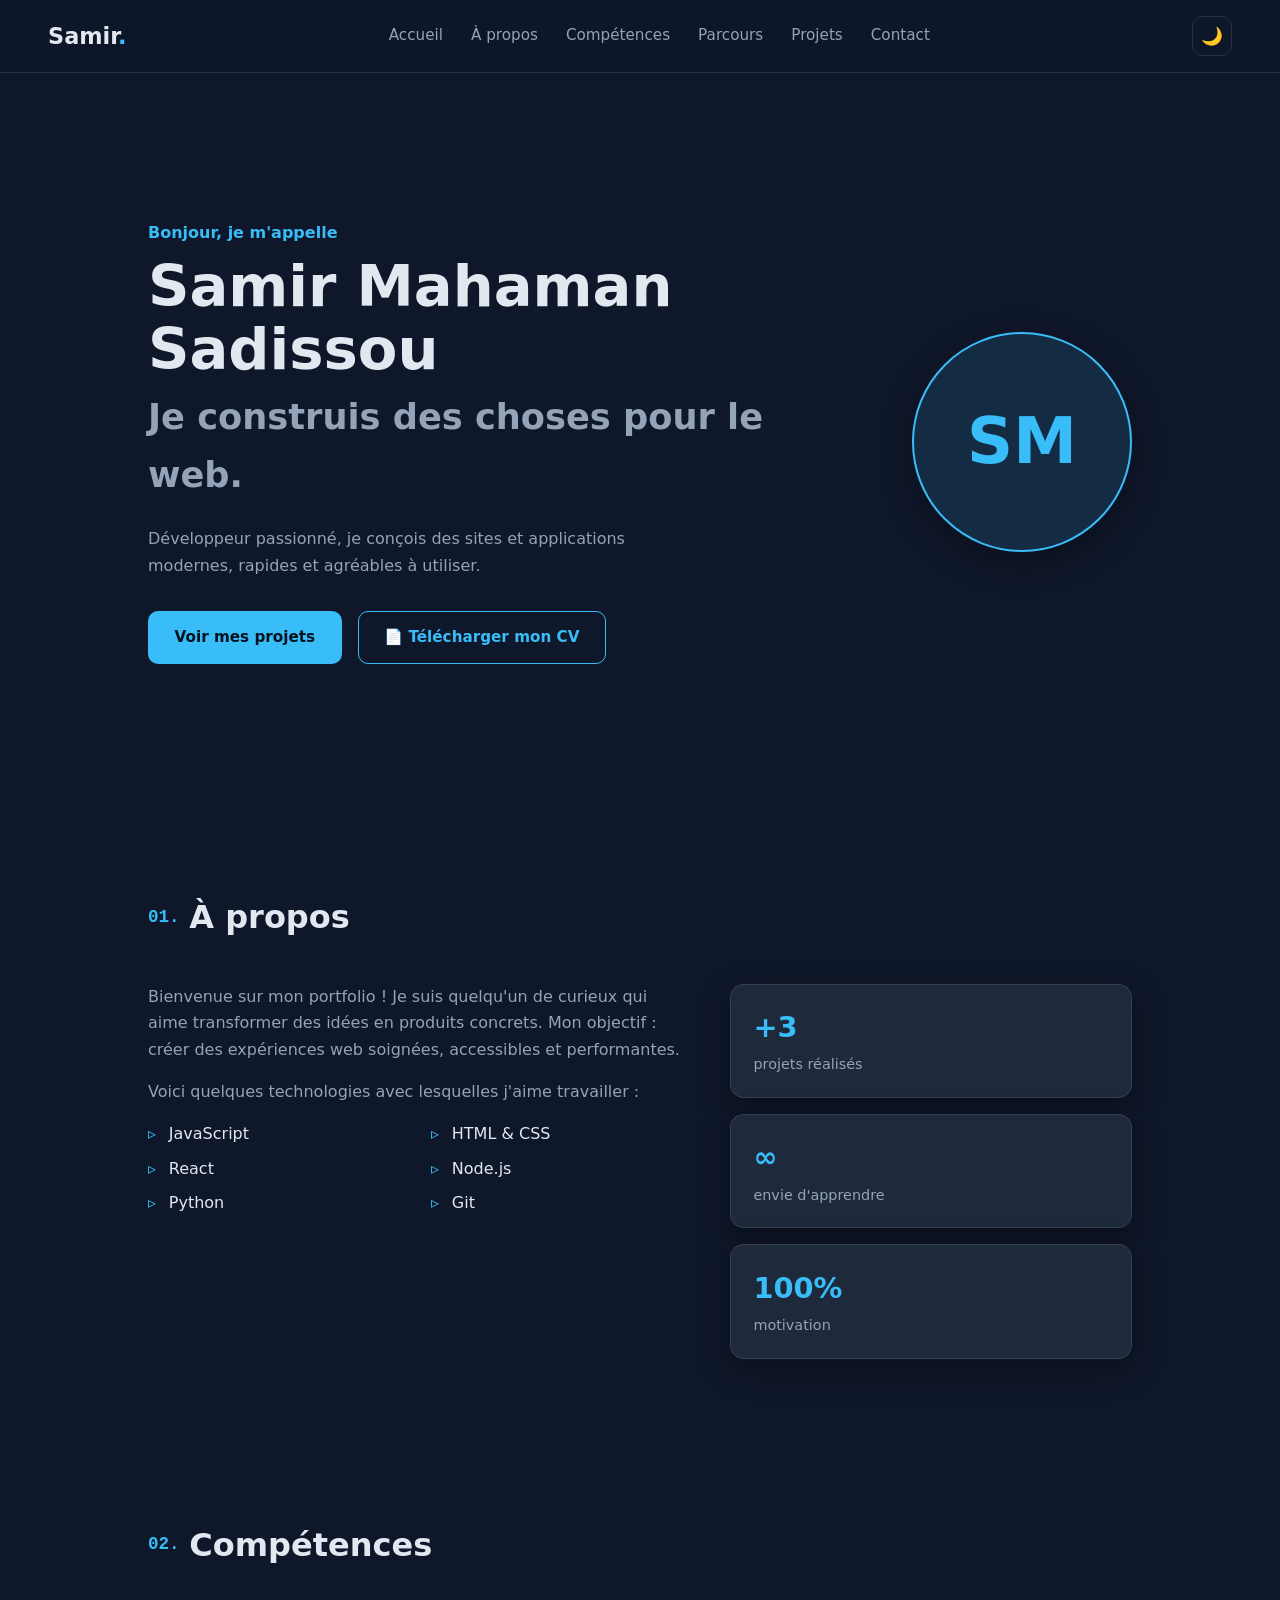
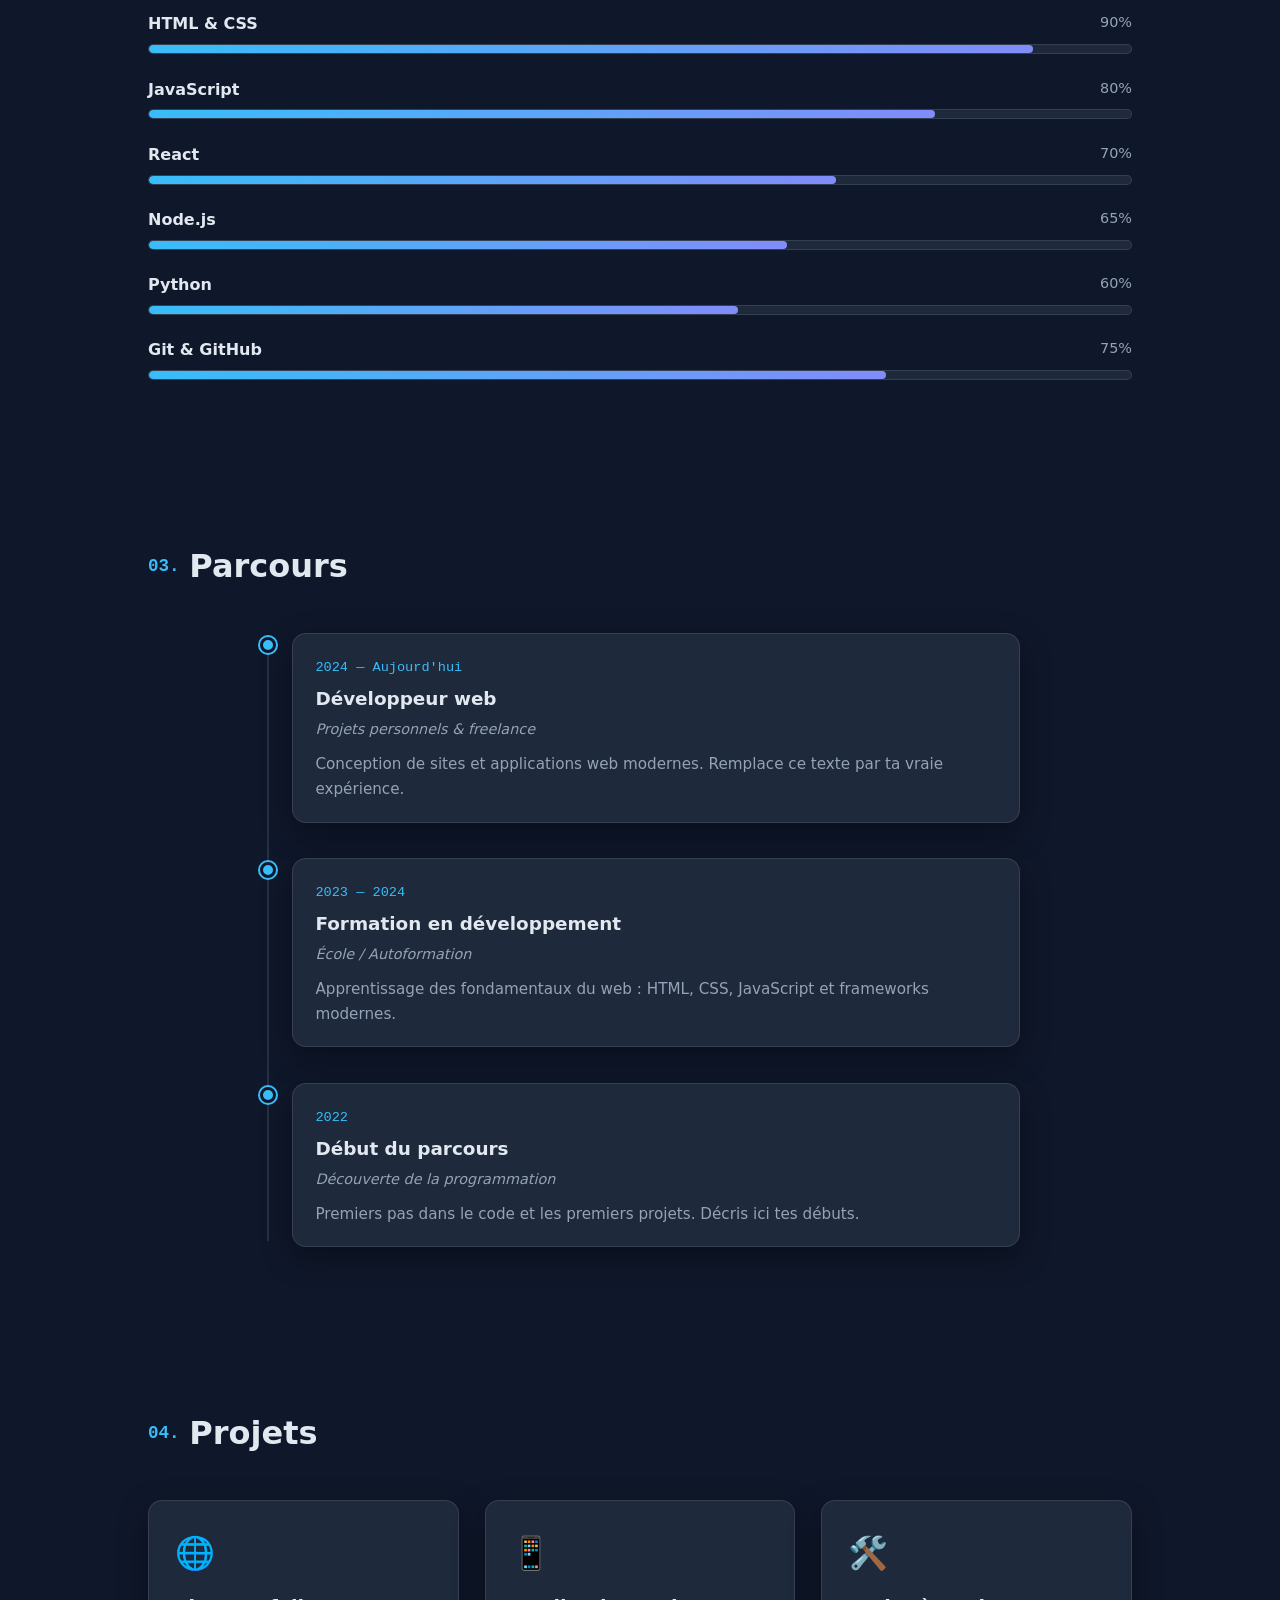
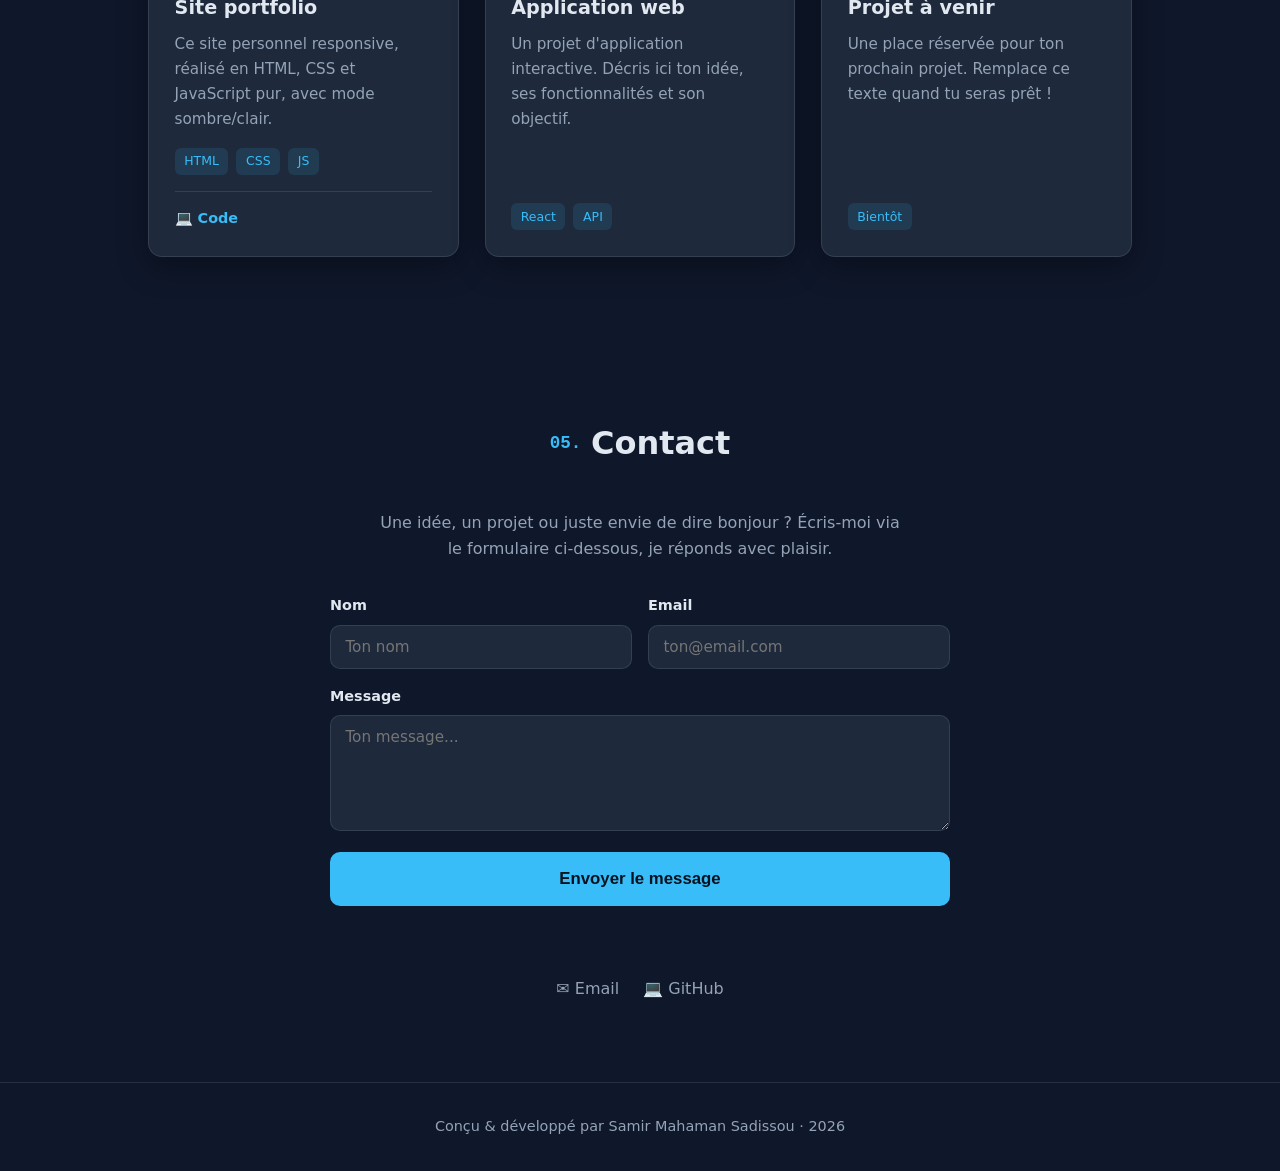
<file: index.html>
<!DOCTYPE html>
<html lang="fr">
<head>
  <meta charset="UTF-8" />
  <meta name="viewport" content="width=device-width, initial-scale=1.0" />
  <meta name="description" content="Portfolio de Samir Mahaman Sadissou — développeur & créateur." />
  <title>Samir Mahaman Sadissou — Portfolio</title>
  <link rel="preconnect" href="https://fonts.googleapis.com" />
  <link rel="stylesheet" href="styles.css" />
  <link rel="icon" href="data:image/svg+xml,<svg xmlns='http://www.w3.org/2000/svg' viewBox='0 0 100 100'><text y='.9em' font-size='90'>S</text></svg>" />
</head>
<body>
  <!-- Barre de navigation -->
  <header class="nav" id="nav">
    <a href="#accueil" class="nav__logo">Samir<span>.</span></a>
    <nav class="nav__links" id="navLinks">
      <a href="#accueil">Accueil</a>
      <a href="#apropos">À propos</a>
      <a href="#competences">Compétences</a>
      <a href="#parcours">Parcours</a>
      <a href="#projets">Projets</a>
      <a href="#contact">Contact</a>
    </nav>
    <div class="nav__actions">
      <button id="themeToggle" class="icon-btn" aria-label="Changer de thème" title="Changer de thème">🌙</button>
      <button id="menuToggle" class="icon-btn menu-btn" aria-label="Ouvrir le menu">☰</button>
    </div>
  </header>

  <main>
    <!-- Section Accueil -->
    <section id="accueil" class="hero">
      <div class="hero__content">
        <p class="hero__hello">Bonjour, je m'appelle</p>
        <h1 class="hero__name">Samir Mahaman Sadissou</h1>
        <h2 class="hero__role">Je construis des choses pour le web.</h2>
        <p class="hero__text">
          Développeur passionné, je conçois des sites et applications
          modernes, rapides et agréables à utiliser.
        </p>
        <div class="hero__cta">
          <a href="#projets" class="btn btn--primary">Voir mes projets</a>
          <a href="cv.pdf" class="btn btn--ghost" download>📄 Télécharger mon CV</a>
        </div>
      </div>
      <div class="hero__avatar" aria-hidden="true">
        <div class="avatar-ring">SM</div>
      </div>
    </section>

    <!-- Section À propos -->
    <section id="apropos" class="section">
      <h2 class="section__title"><span>01.</span> À propos</h2>
      <div class="about">
        <div class="about__text">
          <p>
            Bienvenue sur mon portfolio ! Je suis quelqu'un de curieux qui
            aime transformer des idées en produits concrets. Mon objectif :
            créer des expériences web soignées, accessibles et performantes.
          </p>
          <p>Voici quelques technologies avec lesquelles j'aime travailler :</p>
          <ul class="about__tech">
            <li>JavaScript</li>
            <li>HTML &amp; CSS</li>
            <li>React</li>
            <li>Node.js</li>
            <li>Python</li>
            <li>Git</li>
          </ul>
        </div>
        <div class="about__card">
          <div class="stat"><strong>+3</strong><span>projets réalisés</span></div>
          <div class="stat"><strong>∞</strong><span>envie d'apprendre</span></div>
          <div class="stat"><strong>100%</strong><span>motivation</span></div>
        </div>
      </div>
    </section>

    <!-- Section Compétences -->
    <section id="competences" class="section">
      <h2 class="section__title"><span>02.</span> Compétences</h2>
      <div class="skills" id="skills">
        <!-- Généré par script.js -->
      </div>
    </section>

    <!-- Section Parcours -->
    <section id="parcours" class="section">
      <h2 class="section__title"><span>03.</span> Parcours</h2>
      <div class="timeline" id="timeline">
        <!-- Généré par script.js -->
      </div>
    </section>

    <!-- Section Projets -->
    <section id="projets" class="section">
      <h2 class="section__title"><span>04.</span> Projets</h2>
      <div class="projects" id="projects">
        <!-- Généré par script.js -->
      </div>
    </section>

    <!-- Section Contact -->
    <section id="contact" class="section section--contact">
      <h2 class="section__title section__title--center"><span>05.</span> Contact</h2>
      <p class="contact__lead">
        Une idée, un projet ou juste envie de dire bonjour ?
        Écris-moi via le formulaire ci-dessous, je réponds avec plaisir.
      </p>

      <!-- Formulaire de contact (via Formspree — voir README pour l'activer) -->
      <form
        class="contact-form"
        id="contactForm"
        action="https://formspree.io/f/VOTRE_ID_FORMSPREE"
        method="POST"
      >
        <div class="form-row">
          <div class="field">
            <label for="name">Nom</label>
            <input type="text" id="name" name="name" placeholder="Ton nom" required />
          </div>
          <div class="field">
            <label for="email">Email</label>
            <input type="email" id="email" name="email" placeholder="ton@email.com" required />
          </div>
        </div>
        <div class="field">
          <label for="message">Message</label>
          <textarea id="message" name="message" rows="5" placeholder="Ton message..." required></textarea>
        </div>
        <button type="submit" class="btn btn--primary btn--big">Envoyer le message</button>
        <p class="form-status" id="formStatus" role="status"></p>
      </form>

      <div class="contact__socials">
        <a href="mailto:samirmahamansadissou@gmail.com" title="Email">✉️ Email</a>
        <a href="https://github.com/samirmahamansadissou-lang" target="_blank" rel="noopener" title="GitHub">💻 GitHub</a>
      </div>
    </section>
  </main>

  <footer class="footer">
    <p>Conçu &amp; développé par Samir Mahaman Sadissou · <span id="year"></span></p>
  </footer>

  <script src="script.js"></script>
</body>
</html>
</file>
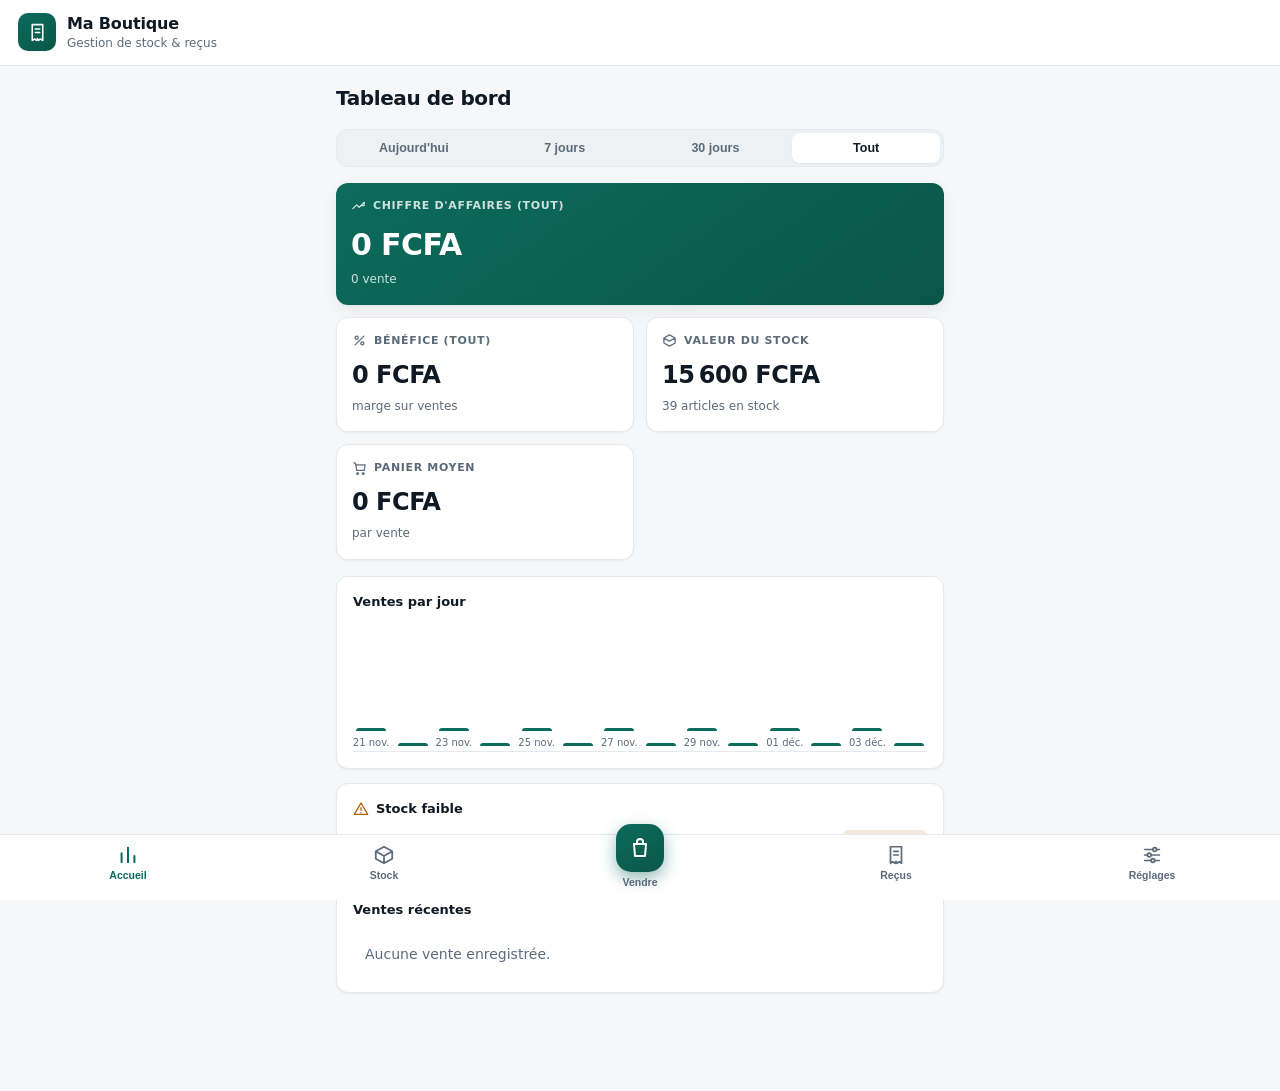
<file: app/index.html>
<!DOCTYPE html>
<html lang="fr">
<head>
  <meta charset="UTF-8" />
  <meta name="viewport" content="width=device-width, initial-scale=1.0, maximum-scale=1.0, user-scalable=no, viewport-fit=cover" />
  <meta name="description" content="Gérez votre stock, encaissez vos ventes et générez des reçus." />
  <meta name="theme-color" content="#0c6b5b" />
  <title>StockCaisse — Gestion & Reçus</title>
  <link rel="stylesheet" href="styles.css" />
  <link rel="manifest" href="manifest.webmanifest" />
  <link rel="icon" href="icon.svg" type="image/svg+xml" />
  <link rel="apple-touch-icon" href="icon.svg" />
</head>
<body>
  <header class="topbar">
    <div class="topbar__brand">
      <span class="topbar__logo">
        <svg viewBox="0 0 24 24" fill="none" stroke="currentColor" stroke-width="1.8" stroke-linecap="round" stroke-linejoin="round"><path d="M6 3h12v18l-2.5-1.6L13 21l-1-2-1 2-2.5-1.6L6 21V3z"/><path d="M9.5 8h5M9.5 12h5"/></svg>
      </span>
      <div>
        <strong id="topName">StockCaisse</strong>
        <small id="topSub">Gestion de stock &amp; reçus</small>
      </div>
    </div>
  </header>

  <main id="main">
    <!-- ===== ACCUEIL ===== -->
    <section class="view" id="view-accueil">
      <h1 class="view__title">Tableau de bord</h1>

      <div class="segmented" id="periodSelect" role="tablist">
        <button class="seg" data-period="today">Aujourd'hui</button>
        <button class="seg" data-period="week">7 jours</button>
        <button class="seg" data-period="month">30 jours</button>
        <button class="seg is-active" data-period="all">Tout</button>
      </div>

      <div class="cards">
        <div class="card card--accent">
          <div class="card__head">
            <svg viewBox="0 0 24 24" fill="none" stroke="currentColor" stroke-width="2" stroke-linecap="round" stroke-linejoin="round"><path d="M3 17l6-6 4 4 8-8"/><path d="M21 7v5h-5"/></svg>
            <span class="label">Chiffre d'affaires <span id="periodLabelA">(tout)</span></span>
          </div>
          <strong class="card__value num" id="statRevenue">—</strong>
          <small class="card__hint" id="statSales">0 vente</small>
        </div>
        <div class="card">
          <div class="card__head">
            <svg viewBox="0 0 24 24" fill="none" stroke="currentColor" stroke-width="2" stroke-linecap="round" stroke-linejoin="round"><path d="M19 5L5 19"/><circle cx="7.5" cy="7.5" r="2.5"/><circle cx="16.5" cy="16.5" r="2.5"/></svg>
            <span class="label">Bénéfice <span id="periodLabelB">(tout)</span></span>
          </div>
          <strong class="card__value num" id="statProfit">—</strong>
          <small class="card__hint">marge sur ventes</small>
        </div>
        <div class="card">
          <div class="card__head">
            <svg viewBox="0 0 24 24" fill="none" stroke="currentColor" stroke-width="2" stroke-linecap="round" stroke-linejoin="round"><path d="M21 8l-9-5-9 5 9 5 9-5zM3 8v8l9 5 9-5V8"/></svg>
            <span class="label">Valeur du stock</span>
          </div>
          <strong class="card__value num" id="statStockValue">—</strong>
          <small class="card__hint" id="statStockCount">0 article</small>
        </div>
        <div class="card">
          <div class="card__head">
            <svg viewBox="0 0 24 24" fill="none" stroke="currentColor" stroke-width="2" stroke-linecap="round" stroke-linejoin="round"><path d="M6 6h15l-1.5 9h-12z"/><circle cx="9" cy="20" r="1.4"/><circle cx="18" cy="20" r="1.4"/><path d="M6 6L5 3H3"/></svg>
            <span class="label">Panier moyen</span>
          </div>
          <strong class="card__value num" id="statAvg">—</strong>
          <small class="card__hint">par vente</small>
        </div>
      </div>

      <div class="panel" id="chartPanel">
        <h2 class="panel__title">Ventes par jour</h2>
        <div class="chart" id="salesChart"></div>
      </div>

      <div class="panel" id="payPanel" hidden>
        <h2 class="panel__title">Encaissements par moyen</h2>
        <ul class="minilist" id="payBreakdown"></ul>
      </div>

      <div class="panel" id="lowStockPanel" hidden>
        <h2 class="panel__title is-warn">
          <svg viewBox="0 0 24 24" fill="none" stroke="currentColor" stroke-width="2" stroke-linecap="round" stroke-linejoin="round"><path d="M12 3L2 20h20L12 3z"/><path d="M12 10v4M12 17.5v.1"/></svg>
          Stock faible
        </h2>
        <ul class="minilist" id="lowStockList"></ul>
      </div>

      <div class="panel">
        <h2 class="panel__title">Ventes récentes</h2>
        <ul class="minilist" id="recentSales"></ul>
      </div>
    </section>

    <!-- ===== STOCK ===== -->
    <section class="view" id="view-stock" hidden>
      <h1 class="view__title">Stock</h1>
      <div class="searchbar">
        <input type="search" id="stockSearch" placeholder="Rechercher un produit…" />
        <button class="btn btn--primary" id="addProductBtn">
          <svg viewBox="0 0 24 24" fill="none" stroke="currentColor" stroke-width="2.2" stroke-linecap="round" stroke-linejoin="round"><path d="M12 5v14M5 12h14"/></svg>
          Produit
        </button>
      </div>
      <div class="chips" id="stockChips"></div>
      <ul class="products" id="productList"></ul>
      <p class="empty" id="stockEmpty" hidden>Aucun produit pour l'instant.<br>Touchez « Produit » pour en ajouter un.</p>
    </section>

    <!-- ===== VENDRE ===== -->
    <section class="view" id="view-vendre" hidden>
      <h1 class="view__title">Nouvelle vente</h1>
      <div class="searchbar">
        <input type="search" id="saleSearch" placeholder="Ajouter un produit au panier…" />
        <button class="btn btn--ghost btn--icon" id="scanSaleBtn" title="Scanner un code-barres" aria-label="Scanner un code-barres">
          <svg viewBox="0 0 24 24" fill="none" stroke="currentColor" stroke-width="2" stroke-linecap="round" stroke-linejoin="round"><path d="M3 5v14M7 5v14M11 5v14M14 5v14M18 5v14M21 5v14"/></svg>
        </button>
      </div>
      <ul class="pickgrid" id="pickList"></ul>

      <div class="cart" id="cartBox">
        <h2 class="panel__title">Panier</h2>
        <ul class="cart__items" id="cartItems"></ul>
        <p class="empty" id="cartEmpty">Le panier est vide.</p>
        <div class="cart__total">
          <span>Total</span>
          <strong class="num" id="cartTotal">—</strong>
        </div>

        <div class="pay">
          <span class="label">Moyen de paiement</span>
          <div class="pay__grid" id="payGrid"></div>
        </div>

        <input type="text" id="clientName" class="input" placeholder="Nom du client (facultatif)" />
        <button class="btn btn--primary btn--big" id="checkoutBtn" disabled>Encaisser &amp; générer le reçu</button>
      </div>
    </section>

    <!-- ===== REÇUS ===== -->
    <section class="view" id="view-recus" hidden>
      <h1 class="view__title">Reçus</h1>
      <ul class="receipts" id="receiptList"></ul>
      <p class="empty" id="receiptsEmpty" hidden>Aucun reçu pour l'instant.</p>
    </section>

    <!-- ===== RÉGLAGES ===== -->
    <section class="view" id="view-reglages" hidden>
      <h1 class="view__title">Réglages</h1>
      <div class="form">
        <label class="field">
          <span>Nom de l'entreprise</span>
          <input type="text" id="setBusiness" class="input" placeholder="Ma Boutique" />
        </label>
        <label class="field">
          <span>Téléphone</span>
          <input type="tel" id="setPhone" class="input" placeholder="+227 …" />
        </label>
        <label class="field">
          <span>Adresse</span>
          <input type="text" id="setAddress" class="input" placeholder="Ville, quartier…" />
        </label>
        <label class="field">
          <span>Devise</span>
          <select id="setCurrency" class="input">
            <option value="FCFA">FCFA (XOF)</option>
            <option value="€">Euro (€)</option>
            <option value="$">Dollar ($)</option>
            <option value="MAD">Dirham (MAD)</option>
            <option value="DZD">Dinar (DZD)</option>
          </select>
        </label>
        <button class="btn btn--primary" id="saveSettings">Enregistrer</button>
      </div>

      <div class="panel">
        <h2 class="panel__title">Données</h2>
        <div class="btn-row">
          <button class="btn btn--ghost" id="exportData">
            <svg viewBox="0 0 24 24" fill="none" stroke="currentColor" stroke-width="2" stroke-linecap="round" stroke-linejoin="round"><path d="M12 3v12M7 10l5 5 5-5M4 21h16"/></svg>
            Exporter
          </button>
          <button class="btn btn--ghost" id="importData">
            <svg viewBox="0 0 24 24" fill="none" stroke="currentColor" stroke-width="2" stroke-linecap="round" stroke-linejoin="round"><path d="M12 15V3M7 8l5-5 5 5M4 21h16"/></svg>
            Importer
          </button>
        </div>
        <button class="btn btn--ghost" id="exportSales" style="width:100%;margin-top:10px">
          <svg viewBox="0 0 24 24" fill="none" stroke="currentColor" stroke-width="2" stroke-linecap="round" stroke-linejoin="round"><path d="M4 3h11l5 5v13H4V3z"/><path d="M14 3v5h5M8 13h8M8 17h8"/></svg>
          Exporter les ventes (CSV)
        </button>
        <button class="btn btn--danger" id="resetData">
          <svg viewBox="0 0 24 24" fill="none" stroke="currentColor" stroke-width="2" stroke-linecap="round" stroke-linejoin="round"><path d="M4 7h16M9 7V4h6v3M6 7l1 13h10l1-13"/></svg>
          Tout effacer
        </button>
        <input type="file" id="importFile" accept="application/json" hidden />
      </div>

      <p class="foot">StockCaisse fonctionne hors-ligne.<br>Vos données restent sur votre appareil.</p>
    </section>
  </main>

  <!-- Barre de navigation basse -->
  <nav class="tabbar" id="tabbar">
    <button class="tab is-active" data-view="accueil">
      <svg viewBox="0 0 24 24" fill="none" stroke="currentColor" stroke-linecap="round" stroke-linejoin="round"><path d="M5 20V10M12 20V4M19 20v-7"/></svg>
      <span>Accueil</span>
    </button>
    <button class="tab" data-view="stock">
      <svg viewBox="0 0 24 24" fill="none" stroke="currentColor" stroke-linecap="round" stroke-linejoin="round"><path d="M21 8l-9-5-9 5 9 5 9-5zM3 8v8l9 5 9-5V8M12 13v8"/></svg>
      <span>Stock</span>
    </button>
    <button class="tab tab--main" data-view="vendre">
      <span class="tab__ic">
        <svg viewBox="0 0 24 24" fill="none" stroke="currentColor" stroke-linecap="round" stroke-linejoin="round"><path d="M6 8h12l-1 12H7L6 8zM9 8V6a3 3 0 0 1 6 0v2"/></svg>
      </span>
      <span>Vendre</span>
    </button>
    <button class="tab" data-view="recus">
      <svg viewBox="0 0 24 24" fill="none" stroke="currentColor" stroke-linecap="round" stroke-linejoin="round"><path d="M6 3h12v18l-2.5-1.6L13 21l-1-2-1 2-2.5-1.6L6 21V3z"/><path d="M9.5 8h5M9.5 12h5"/></svg>
      <span>Reçus</span>
    </button>
    <button class="tab" data-view="reglages">
      <svg viewBox="0 0 24 24" fill="none" stroke="currentColor" stroke-linecap="round" stroke-linejoin="round"><path d="M4 6h9M17 6h3M4 12h3M11 12h9M4 18h7M15 18h5"/><circle cx="15" cy="6" r="2"/><circle cx="9" cy="12" r="2"/><circle cx="13" cy="18" r="2"/></svg>
      <span>Réglages</span>
    </button>
  </nav>

  <!-- Fenêtre modale produit -->
  <div class="modal" id="productModal" hidden>
    <div class="modal__box">
      <h2 class="modal__title" id="productModalTitle">Nouveau produit</h2>
      <form id="productForm" class="form">
        <input type="hidden" id="prodId" />
        <label class="field">
          <span>Nom du produit *</span>
          <input type="text" id="prodName" class="input" required placeholder="Ex. Savon" />
        </label>
        <label class="field">
          <span>Catégorie</span>
          <input type="text" id="prodCategory" class="input" list="categoryList" placeholder="Ex. Hygiène, Boissons…" />
          <datalist id="categoryList"></datalist>
        </label>
        <label class="field">
          <span>Code-barres</span>
          <div class="searchbar" style="margin:0">
            <input type="text" id="prodBarcode" class="input" placeholder="Scanner ou saisir…" inputmode="numeric" />
            <button type="button" class="btn btn--ghost btn--icon" id="scanProductBtn" title="Scanner" aria-label="Scanner un code-barres">
              <svg viewBox="0 0 24 24" fill="none" stroke="currentColor" stroke-width="2" stroke-linecap="round" stroke-linejoin="round"><path d="M3 5v14M7 5v14M11 5v14M14 5v14M18 5v14M21 5v14"/></svg>
            </button>
          </div>
        </label>
        <div class="grid2">
          <label class="field">
            <span>Prix de vente *</span>
            <input type="number" id="prodPrice" class="input" min="0" step="any" required placeholder="0" inputmode="decimal" />
          </label>
          <label class="field">
            <span>Prix d'achat</span>
            <input type="number" id="prodCost" class="input" min="0" step="any" placeholder="0" inputmode="decimal" />
          </label>
        </div>
        <div class="grid2">
          <label class="field">
            <span>Quantité en stock *</span>
            <input type="number" id="prodQty" class="input" min="0" step="1" required placeholder="0" inputmode="numeric" />
          </label>
          <label class="field">
            <span>Alerte si ≤</span>
            <input type="number" id="prodThreshold" class="input" min="0" step="1" placeholder="5" inputmode="numeric" />
          </label>
        </div>
        <div class="btn-row">
          <button type="button" class="btn btn--ghost" id="cancelProduct">Annuler</button>
          <button type="submit" class="btn btn--primary">Enregistrer</button>
        </div>
        <button type="button" class="btn btn--danger" id="deleteProduct" hidden>Supprimer ce produit</button>
      </form>
    </div>
  </div>

  <!-- Fenêtre modale reçu -->
  <div class="modal" id="receiptModal" hidden>
    <div class="modal__box modal__box--receipt">
      <div class="receipt" id="receiptPaper"></div>
      <div class="btn-row no-print">
        <button class="btn btn--ghost" id="closeReceipt">Fermer</button>
        <button class="btn btn--ghost" id="imageReceipt">
          <svg viewBox="0 0 24 24" fill="none" stroke="currentColor" stroke-width="2" stroke-linecap="round" stroke-linejoin="round"><rect x="3" y="4" width="18" height="16" rx="2"/><circle cx="8.5" cy="9.5" r="1.5"/><path d="M21 16l-5-5-9 9"/></svg>
          Image
        </button>
        <button class="btn btn--ghost" id="shareReceipt">
          <svg viewBox="0 0 24 24" fill="none" stroke="currentColor" stroke-width="2" stroke-linecap="round" stroke-linejoin="round"><circle cx="18" cy="5" r="2.5"/><circle cx="6" cy="12" r="2.5"/><circle cx="18" cy="19" r="2.5"/><path d="M8.2 10.8l7.6-4.6M8.2 13.2l7.6 4.6"/></svg>
          Partager
        </button>
        <button class="btn btn--primary" id="printReceipt">
          <svg viewBox="0 0 24 24" fill="none" stroke="currentColor" stroke-width="2" stroke-linecap="round" stroke-linejoin="round"><path d="M6 9V3h12v6M6 18H4v-6h16v6h-2M8 14h8v7H8z"/></svg>
          Imprimer
        </button>
      </div>
    </div>
  </div>

  <!-- Fenêtre du scanner de code-barres -->
  <div class="modal" id="scannerModal" hidden>
    <div class="modal__box modal__box--scan">
      <h2 class="modal__title">Scanner un code-barres</h2>
      <div class="scanview">
        <video id="scanVideo" playsinline muted></video>
        <div class="scanview__frame"></div>
      </div>
      <p class="scanview__hint">Placez le code-barres dans le cadre.</p>
      <button class="btn btn--ghost" id="closeScanner" style="width:100%">Annuler</button>
    </div>
  </div>

  <!-- Notifications -->
  <div class="toast" id="toast" hidden></div>

  <script src="app.js"></script>
</body>
</html>
</file>
<file: styles.css>
/* ============================================================
   Portfolio — Samir Mahaman Sadissou
   Feuille de style principale
   ============================================================ */

:root {
  --bg: #0f172a;
  --bg-soft: #1e293b;
  --card: #1e293b;
  --text: #e2e8f0;
  --text-muted: #94a3b8;
  --accent: #38bdf8;
  --accent-soft: rgba(56, 189, 248, 0.12);
  --border: rgba(148, 163, 184, 0.18);
  --shadow: 0 10px 30px rgba(0, 0, 0, 0.35);
  --radius: 14px;
  --max: 1080px;
  --font: "Segoe UI", system-ui, -apple-system, Roboto, Helvetica, Arial, sans-serif;
}

/* Thème clair */
:root[data-theme="light"] {
  --bg: #f8fafc;
  --bg-soft: #ffffff;
  --card: #ffffff;
  --text: #0f172a;
  --text-muted: #475569;
  --accent: #0284c7;
  --accent-soft: rgba(2, 132, 199, 0.1);
  --border: rgba(15, 23, 42, 0.1);
  --shadow: 0 10px 30px rgba(15, 23, 42, 0.08);
}

* { margin: 0; padding: 0; box-sizing: border-box; }

html { scroll-behavior: smooth; }

body {
  font-family: var(--font);
  background: var(--bg);
  color: var(--text);
  line-height: 1.65;
  transition: background 0.3s ease, color 0.3s ease;
}

a { color: inherit; text-decoration: none; }

/* ---------- Navigation ---------- */
.nav {
  position: sticky;
  top: 0;
  z-index: 50;
  display: flex;
  align-items: center;
  justify-content: space-between;
  padding: 1rem clamp(1rem, 5vw, 3rem);
  background: color-mix(in srgb, var(--bg) 85%, transparent);
  backdrop-filter: blur(10px);
  border-bottom: 1px solid var(--border);
}

.nav__logo { font-size: 1.4rem; font-weight: 700; }
.nav__logo span { color: var(--accent); }

.nav__links { display: flex; gap: 1.75rem; }
.nav__links a {
  color: var(--text-muted);
  font-size: 0.95rem;
  position: relative;
  transition: color 0.2s ease;
}
.nav__links a:hover { color: var(--accent); }
.nav__links a::after {
  content: "";
  position: absolute;
  left: 0; bottom: -6px;
  width: 0; height: 2px;
  background: var(--accent);
  transition: width 0.25s ease;
}
.nav__links a:hover::after { width: 100%; }

.nav__actions { display: flex; align-items: center; gap: 0.5rem; }
.icon-btn {
  background: transparent;
  border: 1px solid var(--border);
  color: var(--text);
  width: 40px; height: 40px;
  border-radius: 10px;
  cursor: pointer;
  font-size: 1.1rem;
  display: grid;
  place-items: center;
  transition: background 0.2s ease, transform 0.2s ease;
}
.icon-btn:hover { background: var(--accent-soft); transform: translateY(-1px); }
.menu-btn { display: none; }

/* ---------- Boutons ---------- */
.btn {
  display: inline-block;
  padding: 0.8rem 1.6rem;
  border-radius: 10px;
  font-weight: 600;
  font-size: 0.95rem;
  cursor: pointer;
  transition: transform 0.2s ease, box-shadow 0.2s ease, background 0.2s ease;
  border: 1px solid transparent;
}
.btn--primary { background: var(--accent); color: #06121f; }
.btn--primary:hover { transform: translateY(-2px); box-shadow: 0 8px 20px var(--accent-soft); }
.btn--ghost { border-color: var(--accent); color: var(--accent); }
.btn--ghost:hover { background: var(--accent-soft); transform: translateY(-2px); }
.btn--big { padding: 1rem 2.4rem; font-size: 1.05rem; }

/* ---------- Hero ---------- */
.hero {
  max-width: var(--max);
  margin: 0 auto;
  min-height: 82vh;
  display: flex;
  align-items: center;
  justify-content: space-between;
  gap: 3rem;
  padding: 4rem clamp(1rem, 5vw, 3rem);
  flex-wrap: wrap;
}
.hero__content { flex: 1 1 420px; }
.hero__hello { color: var(--accent); font-weight: 600; margin-bottom: 0.5rem; }
.hero__name {
  font-size: clamp(2.2rem, 6vw, 3.6rem);
  line-height: 1.1;
  margin-bottom: 0.4rem;
}
.hero__role {
  font-size: clamp(1.4rem, 4vw, 2.2rem);
  color: var(--text-muted);
  margin-bottom: 1.4rem;
}
.hero__text { color: var(--text-muted); max-width: 520px; margin-bottom: 2rem; }
.hero__cta { display: flex; gap: 1rem; flex-wrap: wrap; }

.hero__avatar { flex: 0 0 auto; }
.avatar-ring {
  width: 220px; height: 220px;
  border-radius: 50%;
  display: grid;
  place-items: center;
  font-size: 4rem;
  font-weight: 700;
  color: var(--accent);
  background: var(--accent-soft);
  border: 2px solid var(--accent);
  box-shadow: var(--shadow);
  animation: float 4s ease-in-out infinite;
}
@keyframes float {
  0%, 100% { transform: translateY(0); }
  50% { transform: translateY(-14px); }
}

/* ---------- Sections ---------- */
.section {
  max-width: var(--max);
  margin: 0 auto;
  padding: 5rem clamp(1rem, 5vw, 3rem);
}
.section__title {
  font-size: clamp(1.5rem, 4vw, 2rem);
  margin-bottom: 2.5rem;
  display: flex;
  align-items: center;
  gap: 0.6rem;
}
.section__title span { color: var(--accent); font-size: 1.1rem; font-family: monospace; }
.section__title--center { justify-content: center; text-align: center; }

/* ---------- À propos ---------- */
.about { display: flex; gap: 2.5rem; flex-wrap: wrap; }
.about__text { flex: 1 1 380px; color: var(--text-muted); }
.about__text p { margin-bottom: 1rem; }
.about__tech {
  list-style: none;
  display: grid;
  grid-template-columns: repeat(2, minmax(0, 1fr));
  gap: 0.5rem 1.5rem;
  margin-top: 0.5rem;
}
.about__tech li { position: relative; padding-left: 1.3rem; color: var(--text); }
.about__tech li::before { content: "▹"; position: absolute; left: 0; color: var(--accent); }

.about__card {
  flex: 1 1 240px;
  display: flex;
  flex-direction: column;
  gap: 1rem;
  justify-content: center;
}
.stat {
  background: var(--card);
  border: 1px solid var(--border);
  border-radius: var(--radius);
  padding: 1.2rem 1.4rem;
  box-shadow: var(--shadow);
}
.stat strong { display: block; font-size: 1.8rem; color: var(--accent); }
.stat span { color: var(--text-muted); font-size: 0.9rem; }

/* ---------- Compétences ---------- */
.skills { display: grid; gap: 1.4rem; }
.skill__head { display: flex; justify-content: space-between; margin-bottom: 0.4rem; }
.skill__name { font-weight: 600; }
.skill__pct { color: var(--text-muted); font-size: 0.9rem; }
.skill__bar {
  height: 10px;
  background: var(--bg-soft);
  border-radius: 999px;
  overflow: hidden;
  border: 1px solid var(--border);
}
.skill__fill {
  height: 100%;
  width: 0;
  background: linear-gradient(90deg, var(--accent), #818cf8);
  border-radius: 999px;
  transition: width 1.1s ease;
}

/* ---------- Projets ---------- */
.projects {
  display: grid;
  grid-template-columns: repeat(auto-fill, minmax(280px, 1fr));
  gap: 1.6rem;
}
.project {
  background: var(--card);
  border: 1px solid var(--border);
  border-radius: var(--radius);
  padding: 1.6rem;
  box-shadow: var(--shadow);
  transition: transform 0.25s ease, border-color 0.25s ease;
  display: flex;
  flex-direction: column;
}
.project:hover { transform: translateY(-6px); border-color: var(--accent); }
.project__icon { font-size: 2rem; margin-bottom: 0.8rem; }
.project__title { font-size: 1.2rem; margin-bottom: 0.5rem; }
.project__desc { color: var(--text-muted); font-size: 0.95rem; flex: 1; margin-bottom: 1rem; }
.project__tags { display: flex; flex-wrap: wrap; gap: 0.5rem; }
.project__tags span {
  font-size: 0.78rem;
  color: var(--accent);
  background: var(--accent-soft);
  padding: 0.2rem 0.6rem;
  border-radius: 6px;
}

/* ---------- Parcours (timeline) ---------- */
.timeline {
  position: relative;
  max-width: 760px;
  margin: 0 auto;
  padding-left: 2rem;
}
.timeline::before {
  content: "";
  position: absolute;
  left: 7px; top: 6px; bottom: 6px;
  width: 2px;
  background: var(--border);
}
.tl-item { position: relative; padding-bottom: 2.2rem; }
.tl-item:last-child { padding-bottom: 0; }
.tl-dot {
  position: absolute;
  left: -2rem;
  top: 4px;
  width: 16px; height: 16px;
  border-radius: 50%;
  background: var(--accent);
  border: 3px solid var(--bg);
  box-shadow: 0 0 0 2px var(--accent);
}
.tl-content {
  background: var(--card);
  border: 1px solid var(--border);
  border-radius: var(--radius);
  padding: 1.2rem 1.4rem;
  box-shadow: var(--shadow);
}
.tl-date {
  font-family: monospace;
  font-size: 0.85rem;
  color: var(--accent);
}
.tl-title { font-size: 1.15rem; margin: 0.3rem 0 0.1rem; }
.tl-place { color: var(--text-muted); font-size: 0.9rem; font-style: italic; }
.tl-desc { color: var(--text-muted); font-size: 0.95rem; margin-top: 0.6rem; }

/* ---------- Liens de projets ---------- */
.project__links {
  display: flex;
  gap: 1.2rem;
  margin-top: 1rem;
  padding-top: 0.9rem;
  border-top: 1px solid var(--border);
}
.project__links a {
  color: var(--accent);
  font-size: 0.9rem;
  font-weight: 600;
  transition: opacity 0.2s ease;
}
.project__links a:hover { opacity: 0.7; }

/* ---------- Formulaire de contact ---------- */
.contact-form {
  max-width: 620px;
  margin: 0 auto 1.5rem;
  text-align: left;
}
.form-row {
  display: grid;
  grid-template-columns: 1fr 1fr;
  gap: 1rem;
}
.field { margin-bottom: 1rem; display: flex; flex-direction: column; }
.field label {
  font-size: 0.9rem;
  font-weight: 600;
  margin-bottom: 0.4rem;
  color: var(--text);
}
.field input,
.field textarea {
  font-family: inherit;
  font-size: 0.95rem;
  padding: 0.75rem 0.9rem;
  border-radius: 10px;
  border: 1px solid var(--border);
  background: var(--bg-soft);
  color: var(--text);
  resize: vertical;
  transition: border-color 0.2s ease, box-shadow 0.2s ease;
}
.field input:focus,
.field textarea:focus {
  outline: none;
  border-color: var(--accent);
  box-shadow: 0 0 0 3px var(--accent-soft);
}
.contact-form .btn { width: 100%; margin-top: 0.3rem; }
.form-status {
  margin-top: 1rem;
  text-align: center;
  font-size: 0.95rem;
  min-height: 1.4rem;
}
.form-status.success { color: #22c55e; }
.form-status.error { color: #f87171; }

/* ---------- Contact ---------- */
.section--contact { text-align: center; }
.contact__lead {
  max-width: 520px;
  margin: 0 auto 2rem;
  color: var(--text-muted);
}
.contact__socials {
  margin-top: 2rem;
  display: flex;
  gap: 1.5rem;
  justify-content: center;
  flex-wrap: wrap;
}
.contact__socials a { color: var(--text-muted); transition: color 0.2s ease; }
.contact__socials a:hover { color: var(--accent); }

/* ---------- Footer ---------- */
.footer {
  text-align: center;
  padding: 2rem 1rem;
  color: var(--text-muted);
  font-size: 0.9rem;
  border-top: 1px solid var(--border);
}

/* ---------- Animations d'apparition ---------- */
.reveal { opacity: 0; transform: translateY(24px); transition: opacity 0.6s ease, transform 0.6s ease; }
.reveal.visible { opacity: 1; transform: none; }

/* ---------- Responsive ---------- */
@media (max-width: 720px) {
  .menu-btn { display: grid; }
  .nav__links {
    position: absolute;
    top: 100%; left: 0; right: 0;
    flex-direction: column;
    background: var(--bg-soft);
    padding: 1rem 2rem;
    gap: 1rem;
    border-bottom: 1px solid var(--border);
    transform: translateY(-150%);
    transition: transform 0.3s ease;
  }
  .nav__links.open { transform: translateY(0); }
  .hero { text-align: center; justify-content: center; }
  .hero__cta { justify-content: center; }
  .avatar-ring { width: 160px; height: 160px; font-size: 3rem; }
  .form-row { grid-template-columns: 1fr; gap: 0; }
}
</file>
<file: app/styles.css>
/* ===== StockCaisse — habillage professionnel ===== */
:root {
  --bg: #f5f7f8;
  --surface: #ffffff;
  --surface-2: #eef1f4;
  --ink: #0f1a24;
  --muted: #5c6b7a;
  --line: #e5e9ed;
  --brand: #0c6b5b;
  --brand-2: #0a5749;
  --brand-tint: #e7f2ef;
  --pos: #127a4a;
  --warn: #b4610a;
  --neg: #c02626;
  --shadow-sm: 0 1px 2px rgba(16, 24, 32, 0.05);
  --shadow: 0 1px 2px rgba(16, 24, 32, 0.04), 0 6px 18px rgba(16, 24, 32, 0.06);
  --r: 12px;
  --r-sm: 9px;
  --r-lg: 16px;
  --tabbar-h: 66px;
}

@media (prefers-color-scheme: dark) {
  :root {
    --bg: #0b1117; --surface: #141d26; --surface-2: #1c2733; --ink: #e9eef4;
    --muted: #8ba0b2; --line: #26313d; --brand: #12a08c; --brand-2: #0c7d6d;
    --brand-tint: #123029; --pos: #2fbd77; --warn: #e0871f; --neg: #ef6b6b;
    --shadow-sm: 0 1px 2px rgba(0, 0, 0, 0.3);
    --shadow: 0 1px 2px rgba(0, 0, 0, 0.3), 0 6px 20px rgba(0, 0, 0, 0.35);
  }
}
:root[data-theme="dark"] {
  --bg: #0b1117; --surface: #141d26; --surface-2: #1c2733; --ink: #e9eef4;
  --muted: #8ba0b2; --line: #26313d; --brand: #12a08c; --brand-2: #0c7d6d;
  --brand-tint: #123029; --pos: #2fbd77; --warn: #e0871f; --neg: #ef6b6b;
  --shadow-sm: 0 1px 2px rgba(0, 0, 0, 0.3);
  --shadow: 0 1px 2px rgba(0, 0, 0, 0.3), 0 6px 20px rgba(0, 0, 0, 0.35);
}
:root[data-theme="light"] {
  --bg: #f5f7f8; --surface: #ffffff; --surface-2: #eef1f4; --ink: #0f1a24;
  --muted: #5c6b7a; --line: #e5e9ed; --brand: #0c6b5b; --brand-2: #0a5749;
  --brand-tint: #e7f2ef; --pos: #127a4a; --warn: #b4610a; --neg: #c02626;
  --shadow-sm: 0 1px 2px rgba(16, 24, 32, 0.05);
  --shadow: 0 1px 2px rgba(16, 24, 32, 0.04), 0 6px 18px rgba(16, 24, 32, 0.06);
}

* { box-sizing: border-box; margin: 0; padding: 0; -webkit-tap-highlight-color: transparent; }

html, body {
  background: var(--bg);
  color: var(--ink);
  font-family: "Inter", system-ui, -apple-system, "Segoe UI", Roboto, "Helvetica Neue", Arial, sans-serif;
  font-size: 15px;
  line-height: 1.45;
  -webkit-font-smoothing: antialiased;
  text-rendering: optimizeLegibility;
  overscroll-behavior-y: contain;
}
body { padding-bottom: calc(var(--tabbar-h) + env(safe-area-inset-bottom, 0px)); min-height: 100vh; }

.num { font-variant-numeric: tabular-nums; font-feature-settings: "tnum" 1; }
svg { display: block; }

/* ===== Barre du haut ===== */
.topbar {
  position: sticky; top: 0; z-index: 20;
  background: var(--surface); border-bottom: 1px solid var(--line);
  padding: calc(env(safe-area-inset-top, 0px) + 12px) 18px 12px;
}
.topbar__brand { display: flex; align-items: center; gap: 11px; }
.topbar__logo {
  width: 38px; height: 38px; border-radius: 10px; flex-shrink: 0;
  background: linear-gradient(150deg, var(--brand), var(--brand-2));
  display: flex; align-items: center; justify-content: center; color: #fff;
  box-shadow: var(--shadow-sm);
}
.topbar__logo svg { width: 21px; height: 21px; }
.topbar__brand strong { display: block; font-size: 16px; font-weight: 650; letter-spacing: -0.01em; }
.topbar__brand small { display: block; color: var(--muted); font-size: 12px; }

/* ===== Vues ===== */
main { padding: 18px 16px; max-width: 640px; margin: 0 auto; }
.view__title { font-size: 20px; font-weight: 650; letter-spacing: -0.02em; margin-bottom: 16px; }

.label {
  font-size: 11px; font-weight: 600; letter-spacing: 0.06em; text-transform: uppercase; color: var(--muted);
}

/* ===== Cartes du tableau de bord ===== */
.cards { display: grid; grid-template-columns: 1fr 1fr; gap: 12px; margin-bottom: 16px; }
.card {
  background: var(--surface); border: 1px solid var(--line); border-radius: var(--r);
  padding: 15px; box-shadow: var(--shadow-sm);
}
.card__head { display: flex; align-items: center; gap: 7px; margin-bottom: 9px; }
.card__head svg { width: 15px; height: 15px; color: var(--muted); }
.card--accent {
  grid-column: span 2; border: none; color: #fff;
  background: linear-gradient(145deg, var(--brand), var(--brand-2));
  box-shadow: var(--shadow);
}
.card--accent .label, .card--accent .card__head svg { color: rgba(255, 255, 255, 0.8); }
.card__value { display: block; font-size: 24px; font-weight: 700; letter-spacing: -0.02em; margin: 2px 0; }
.card--accent .card__value { font-size: 30px; }
.card__hint { font-size: 12px; color: var(--muted); }
.card--accent .card__hint { color: rgba(255, 255, 255, 0.8); }

/* ===== Sélecteur de période ===== */
.segmented {
  display: flex; gap: 3px; background: var(--surface-2); border: 1px solid var(--line);
  border-radius: var(--r); padding: 3px; margin-bottom: 16px;
}
.seg {
  flex: 1; border: none; background: none; color: var(--muted);
  font-size: 12.5px; font-weight: 600; padding: 8px 4px; border-radius: 8px; cursor: pointer;
  transition: color 0.12s ease;
}
.seg.is-active { background: var(--surface); color: var(--ink); box-shadow: var(--shadow-sm); }

/* ===== Puces de catégorie ===== */
.chips { display: flex; gap: 8px; overflow-x: auto; padding-bottom: 4px; margin-bottom: 14px; -webkit-overflow-scrolling: touch; }
.chip {
  border: 1px solid var(--line); background: var(--surface); color: var(--muted);
  padding: 7px 14px; border-radius: 999px; font-size: 13px; font-weight: 550; white-space: nowrap; cursor: pointer;
  transition: all 0.12s ease;
}
.chip.is-active { background: var(--ink); color: var(--surface); border-color: var(--ink); }
.chips:empty { display: none; }

/* ===== Graphique ===== */
.chart { position: relative; display: flex; align-items: flex-end; gap: 5px; height: 128px; padding-top: 14px; border-bottom: 1px solid var(--line); }
.chart__bar { flex: 1; display: flex; flex-direction: column; align-items: center; gap: 5px; min-width: 0; height: 100%; justify-content: flex-end; }
.chart__fill { width: 100%; max-width: 30px; background: var(--brand); border-radius: 5px 5px 0 0; min-height: 3px; transition: height 0.35s cubic-bezier(0.2, 0.7, 0.2, 1); }
.chart__bar:hover .chart__fill { background: var(--brand-2); }
.chart__label { font-size: 10px; color: var(--muted); white-space: nowrap; }
.chart__val { font-size: 9.5px; color: var(--muted); font-variant-numeric: tabular-nums; min-height: 12px; }

/* ===== Panneaux ===== */
.panel { background: var(--surface); border: 1px solid var(--line); border-radius: var(--r); padding: 16px; margin-bottom: 14px; box-shadow: var(--shadow-sm); }
.panel__title { font-size: 13px; font-weight: 650; margin-bottom: 12px; display: flex; align-items: center; gap: 7px; }
.panel__title svg { width: 16px; height: 16px; color: var(--muted); }
.panel__title.is-warn svg { color: var(--warn); }

.minilist { list-style: none; }
.minilist li { display: flex; justify-content: space-between; align-items: center; padding: 11px 0; border-bottom: 1px solid var(--line); gap: 10px; }
.minilist li:first-child { padding-top: 0; }
.minilist li:last-child { border-bottom: none; padding-bottom: 0; }
.minilist .ml__main { display: flex; flex-direction: column; gap: 1px; }
.minilist .ml__main span { font-weight: 550; font-size: 14px; }
.minilist small { color: var(--muted); font-size: 12px; }

.badge { font-size: 11.5px; font-weight: 600; padding: 3px 9px; border-radius: 6px; background: var(--surface-2); color: var(--muted); }
.badge--warn { background: color-mix(in srgb, var(--warn) 14%, transparent); color: var(--warn); }
.badge--ok { background: color-mix(in srgb, var(--pos) 14%, transparent); color: var(--pos); }
.amount-pos { color: var(--pos); font-weight: 700; }

/* ===== Recherche & champs ===== */
.searchbar { display: flex; gap: 10px; margin-bottom: 14px; }
.searchbar { position: relative; }
.searchbar input { flex: 1; }

.input, .searchbar input {
  width: 100%; padding: 12px 14px; border: 1px solid var(--line); border-radius: var(--r-sm);
  background: var(--surface); color: var(--ink); font-size: 15px; font-family: inherit;
  transition: border-color 0.12s ease, box-shadow 0.12s ease;
}
.input::placeholder { color: var(--muted); opacity: 0.7; }
.input:focus, .searchbar input:focus { outline: none; border-color: var(--brand); box-shadow: 0 0 0 3px color-mix(in srgb, var(--brand) 15%, transparent); }
select.input { appearance: none; background-image: url("data:image/svg+xml,%3Csvg xmlns='http://www.w3.org/2000/svg' width='14' height='14' viewBox='0 0 24 24' fill='none' stroke='%235c6b7a' stroke-width='2.2' stroke-linecap='round' stroke-linejoin='round'%3E%3Cpath d='M6 9l6 6 6-6'/%3E%3C/svg%3E"); background-repeat: no-repeat; background-position: right 14px center; padding-right: 38px; }

/* ===== Boutons ===== */
.btn {
  display: inline-flex; align-items: center; justify-content: center; gap: 8px;
  border: 1px solid transparent; border-radius: var(--r-sm); padding: 11px 16px;
  font-size: 14.5px; font-weight: 600; font-family: inherit; cursor: pointer;
  background: var(--surface-2); color: var(--ink); white-space: nowrap;
  transition: transform 0.05s ease, filter 0.15s ease, background 0.15s ease;
}
.btn svg { width: 17px; height: 17px; }
.btn:active { transform: scale(0.98); }
.btn--primary { background: var(--brand); color: #fff; box-shadow: var(--shadow-sm); }
.btn--primary:hover { background: var(--brand-2); }
.btn--ghost { background: var(--surface); color: var(--ink); border-color: var(--line); }
.btn--danger { background: color-mix(in srgb, var(--neg) 10%, transparent); color: var(--neg); width: 100%; margin-top: 10px; }
.btn--big { width: 100%; padding: 15px; font-size: 15.5px; margin-top: 14px; }
.btn--icon { padding: 11px; flex: 0 0 auto; }
.btn--icon svg { width: 20px; height: 20px; }
.btn:disabled { opacity: 0.45; cursor: not-allowed; }
.btn-row { display: flex; gap: 10px; flex-wrap: wrap; }
.btn-row .btn { flex: 1; }

/* ===== Liste produits ===== */
.products, .receipts { list-style: none; display: flex; flex-direction: column; gap: 9px; }
.product { display: flex; align-items: center; justify-content: space-between; gap: 12px; background: var(--surface); border: 1px solid var(--line); border-radius: var(--r); padding: 14px; box-shadow: var(--shadow-sm); cursor: pointer; transition: border-color 0.12s ease; }
.product:hover { border-color: color-mix(in srgb, var(--brand) 40%, var(--line)); }
.product__info { flex: 1; min-width: 0; }
.product__name { font-weight: 600; font-size: 15px; }
.product__meta { font-size: 13px; color: var(--muted); margin-top: 2px; display: flex; align-items: center; gap: 7px; flex-wrap: wrap; }
.product__qty { text-align: right; font-weight: 700; font-size: 17px; font-variant-numeric: tabular-nums; }
.product__qty small { display: block; font-weight: 500; font-size: 10.5px; letter-spacing: 0.03em; text-transform: uppercase; color: var(--muted); margin-top: 1px; }
.qty-low { color: var(--warn); }
.qty-out { color: var(--neg); }

/* ===== Vente : grille ===== */
.pickgrid { list-style: none; display: grid; grid-template-columns: 1fr 1fr; gap: 10px; margin-bottom: 16px; }
.pick { width: 100%; background: var(--surface); border: 1px solid var(--line); border-radius: var(--r); padding: 13px; text-align: left; cursor: pointer; box-shadow: var(--shadow-sm); transition: border-color 0.12s ease, transform 0.05s ease; font-family: inherit; }
.pick:hover { border-color: color-mix(in srgb, var(--brand) 45%, var(--line)); }
.pick:active { transform: scale(0.98); }
.pick[disabled] { opacity: 0.4; cursor: not-allowed; }
.pick__name { font-weight: 600; font-size: 14px; color: var(--ink); }
.pick__price { color: var(--brand); font-weight: 700; font-size: 14px; margin-top: 3px; }
.pick__stock { font-size: 11px; color: var(--muted); margin-top: 2px; }

/* ===== Panier ===== */
.cart { background: var(--surface); border: 1px solid var(--line); border-radius: var(--r); padding: 16px; box-shadow: var(--shadow-sm); }
.cart__items { list-style: none; }
.cart__item { display: flex; align-items: center; gap: 10px; padding: 11px 0; border-bottom: 1px solid var(--line); }
.cart__item:last-child { border-bottom: none; }
.cart__item-info { flex: 1; min-width: 0; }
.cart__item-name { font-weight: 600; font-size: 14px; }
.cart__item-sub { font-size: 12px; color: var(--muted); margin-top: 1px; }
.stepper { display: flex; align-items: center; gap: 6px; }
.stepper button { width: 30px; height: 30px; border-radius: 8px; border: 1px solid var(--line); background: var(--surface); color: var(--ink); font-size: 17px; cursor: pointer; line-height: 1; display: flex; align-items: center; justify-content: center; }
.stepper button:active { background: var(--surface-2); }
.stepper span { min-width: 20px; text-align: center; font-weight: 600; font-variant-numeric: tabular-nums; }
.cart__total { display: flex; justify-content: space-between; align-items: baseline; padding: 14px 0 4px; margin-top: 6px; border-top: 1px solid var(--line); }
.cart__total span { font-weight: 600; }
.cart__total strong { font-size: 22px; font-weight: 700; letter-spacing: -0.02em; font-variant-numeric: tabular-nums; }
#clientName { margin-top: 12px; }

/* ===== Moyen de paiement ===== */
.pay { margin-top: 14px; }
.pay__grid { display: grid; grid-template-columns: 1fr 1fr; gap: 8px; margin-top: 8px; }
.pay__opt {
  display: flex; align-items: center; gap: 9px; padding: 11px 12px; cursor: pointer;
  border: 1.5px solid var(--line); border-radius: var(--r-sm); background: var(--surface);
  font-size: 13.5px; font-weight: 600; color: var(--muted); transition: all 0.12s ease;
}
.pay__opt svg { width: 18px; height: 18px; flex-shrink: 0; }
.pay__opt.is-active { border-color: var(--brand); color: var(--ink); background: var(--brand-tint); }

/* ===== Reçus (liste) ===== */
.receipt-item { display: flex; justify-content: space-between; align-items: center; gap: 10px; background: var(--surface); border: 1px solid var(--line); border-radius: var(--r); padding: 14px; box-shadow: var(--shadow-sm); cursor: pointer; transition: border-color 0.12s ease; }
.receipt-item:hover { border-color: color-mix(in srgb, var(--brand) 40%, var(--line)); }
.receipt-item__no { font-weight: 650; font-size: 14.5px; }
.receipt-item__date { font-size: 12px; color: var(--muted); margin-top: 2px; }
.receipt-item__total { font-weight: 700; font-size: 15px; font-variant-numeric: tabular-nums; }

/* ===== Formulaire ===== */
.form { display: flex; flex-direction: column; gap: 14px; }
.field { display: flex; flex-direction: column; gap: 6px; }
.field > span { font-size: 12px; font-weight: 600; color: var(--muted); }
.grid2 { display: grid; grid-template-columns: 1fr 1fr; gap: 12px; }

/* ===== Barre d'onglets ===== */
.tabbar {
  position: fixed; bottom: 0; left: 0; right: 0; z-index: 30;
  height: calc(var(--tabbar-h) + env(safe-area-inset-bottom, 0px));
  padding-bottom: env(safe-area-inset-bottom, 0px);
  display: flex; background: var(--surface); border-top: 1px solid var(--line);
}
.tab { flex: 1; border: none; background: none; color: var(--muted); font-size: 10.5px; font-weight: 550; display: flex; flex-direction: column; align-items: center; gap: 3px; cursor: pointer; padding: 9px 0 8px; }
.tab svg { width: 22px; height: 22px; stroke-width: 1.9; }
.tab.is-active { color: var(--brand); }
.tab.is-active svg { stroke-width: 2.2; }
.tab--main { position: relative; }
.tab--main .tab__ic { background: linear-gradient(150deg, var(--brand), var(--brand-2)); color: #fff; width: 48px; height: 48px; border-radius: 15px; display: flex; align-items: center; justify-content: center; margin-top: -20px; box-shadow: 0 6px 16px color-mix(in srgb, var(--brand) 45%, transparent); }
.tab--main .tab__ic svg { width: 24px; height: 24px; stroke-width: 2; }
.tab--main span:last-child { margin-top: 1px; }

/* ===== Modales ===== */
.modal { position: fixed; inset: 0; z-index: 40; display: flex; align-items: flex-end; justify-content: center; background: rgba(9, 15, 20, 0.55); backdrop-filter: blur(2px); padding: 0; }
[hidden] { display: none !important; }
.modal__box { background: var(--surface); width: 100%; max-width: 640px; border-radius: 18px 18px 0 0; padding: 22px 18px calc(20px + env(safe-area-inset-bottom, 0px)); max-height: 92vh; overflow-y: auto; animation: slideUp 0.22s cubic-bezier(0.2, 0.7, 0.2, 1); }
.modal__box--receipt { padding-top: 16px; }

/* ===== Scanner ===== */
.scanview { position: relative; width: 100%; aspect-ratio: 4 / 3; background: #000; border-radius: var(--r); overflow: hidden; margin-bottom: 10px; }
.scanview video { width: 100%; height: 100%; object-fit: cover; }
.scanview__frame { position: absolute; inset: 18% 12%; border: 2px solid rgba(255, 255, 255, 0.9); border-radius: 10px; box-shadow: 0 0 0 100vmax rgba(0, 0, 0, 0.35); }
.scanview__hint { text-align: center; color: var(--muted); font-size: 13px; margin-bottom: 14px; }
.modal__title { font-size: 17px; font-weight: 650; margin-bottom: 18px; }
@keyframes slideUp { from { transform: translateY(100%); } to { transform: translateY(0); } }

/* ===== Reçu imprimable ===== */
.receipt { background: #fff; color: #111; border-radius: 10px; padding: 22px; font-family: "SF Mono", "Roboto Mono", "Courier New", monospace; font-size: 12.5px; border: 1px solid #e6e6e6; margin-bottom: 14px; }
.receipt h3 { text-align: center; font-size: 17px; margin-bottom: 2px; letter-spacing: 0.02em; }
.receipt .r-sub { text-align: center; font-size: 11.5px; color: #666; margin-bottom: 12px; line-height: 1.5; }
.receipt .r-line { border-top: 1px dashed #bbb; margin: 11px 0; }
.receipt .r-meta { font-size: 12px; line-height: 1.7; }
.receipt table { width: 100%; border-collapse: collapse; }
.receipt th { text-align: left; font-size: 10.5px; text-transform: uppercase; letter-spacing: 0.04em; border-bottom: 1px solid #333; padding-bottom: 5px; }
.receipt td { padding: 5px 0; vertical-align: top; }
.receipt td.num, .receipt th.num { text-align: right; font-variant-numeric: tabular-nums; }
.receipt .r-total { display: flex; justify-content: space-between; font-size: 15px; font-weight: bold; margin-top: 8px; }
.receipt .r-pay { text-align: center; font-size: 12px; color: #333; margin-top: 6px; }
.receipt .r-foot { text-align: center; font-size: 11px; color: #666; margin-top: 16px; }

/* ===== Divers ===== */
.empty { text-align: center; color: var(--muted); padding: 30px 16px; font-size: 14px; }
.foot { text-align: center; color: var(--muted); font-size: 12px; margin-top: 22px; line-height: 1.6; }
.toast { position: fixed; bottom: calc(var(--tabbar-h) + 18px); left: 50%; transform: translateX(-50%); background: var(--ink); color: var(--surface); padding: 12px 20px; border-radius: 10px; font-size: 14px; font-weight: 550; z-index: 60; box-shadow: var(--shadow); max-width: 90%; text-align: center; animation: fadeIn 0.2s ease; }
@keyframes fadeIn { from { opacity: 0; transform: translate(-50%, 8px); } to { opacity: 1; transform: translate(-50%, 0); } }

@media (min-width: 560px) {
  .cards { grid-template-columns: repeat(2, 1fr); }
  .pickgrid { grid-template-columns: repeat(3, 1fr); }
  .pay__grid { grid-template-columns: repeat(4, 1fr); }
}
@media (prefers-reduced-motion: reduce) { * { animation: none !important; transition: none !important; } }

/* ===== Impression ===== */
@media print {
  body > *, .topbar, .tabbar, .modal__box .no-print { display: none !important; }
  .modal, .modal__box, .modal__box--receipt { position: static; display: block; background: #fff; padding: 0; max-height: none; box-shadow: none; }
  .receipt { border: none; margin: 0; }
  #receiptModal { display: block !important; }
}
</file>
